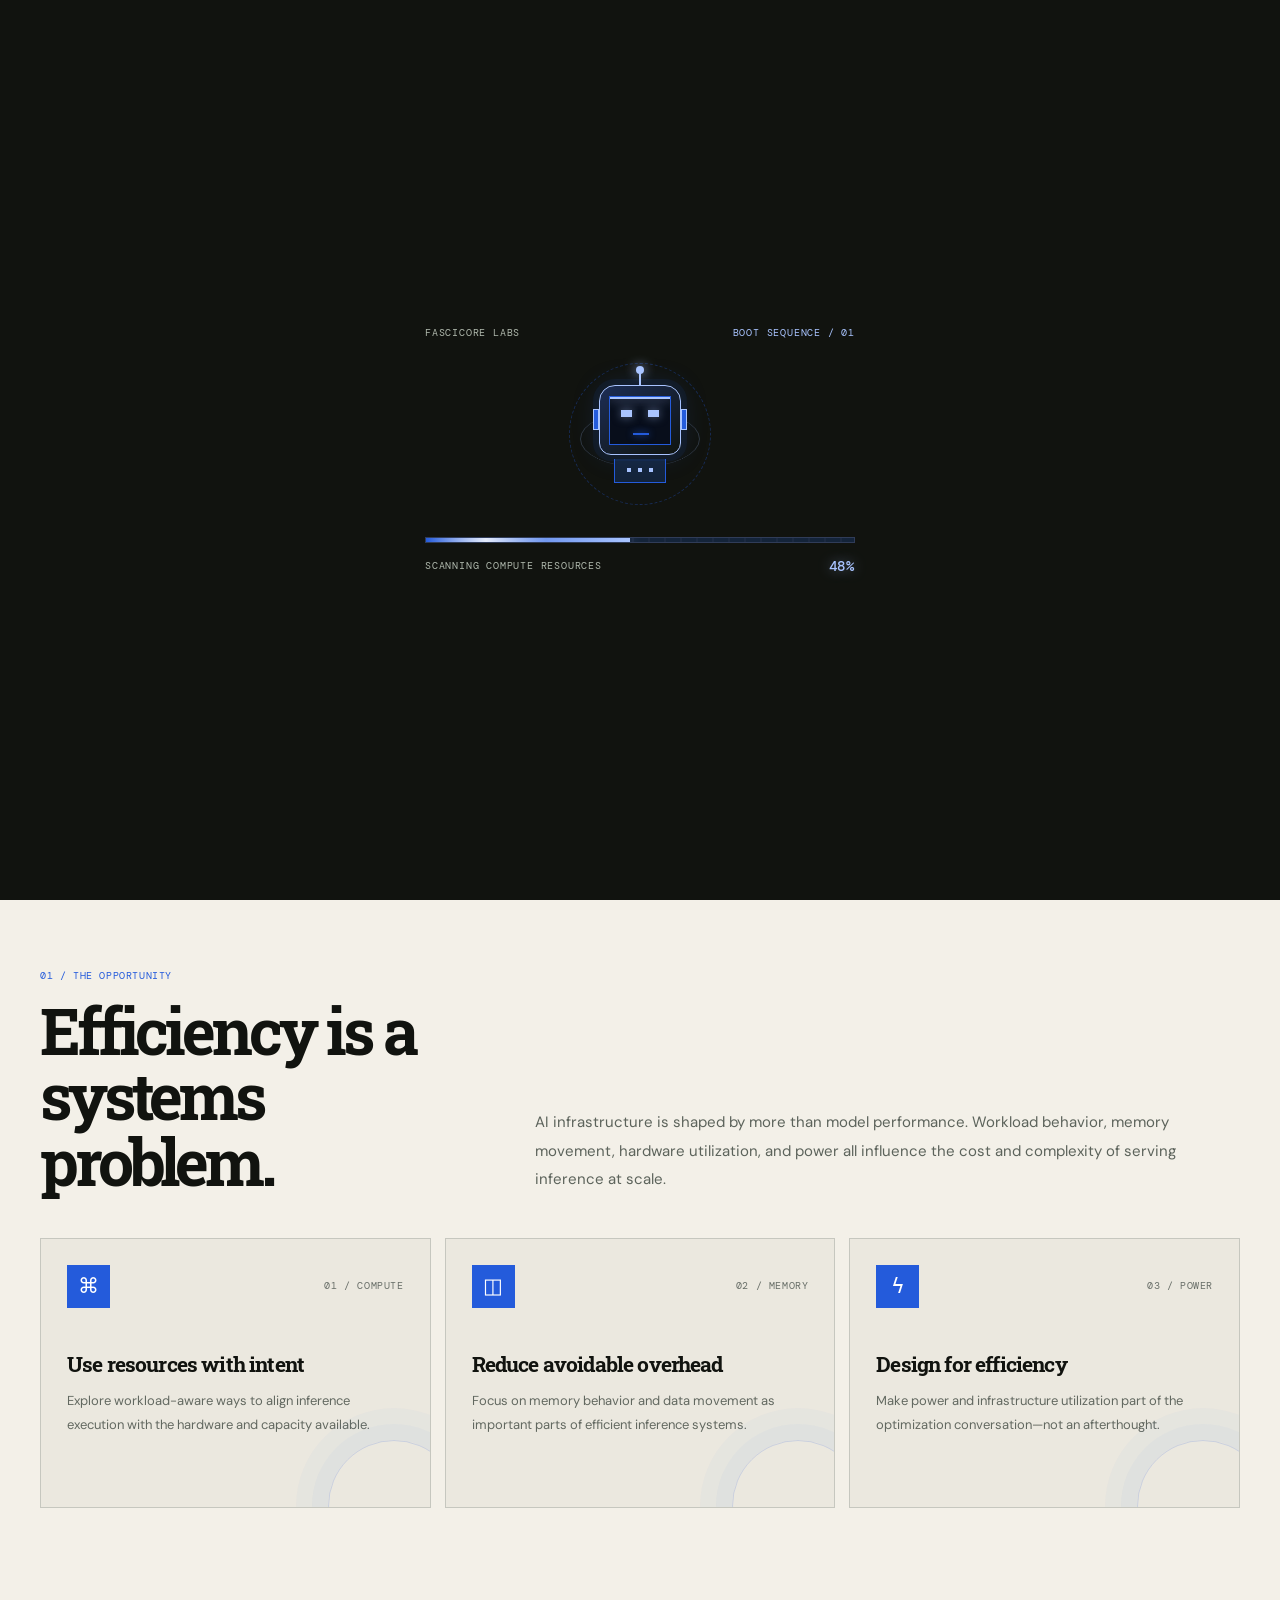
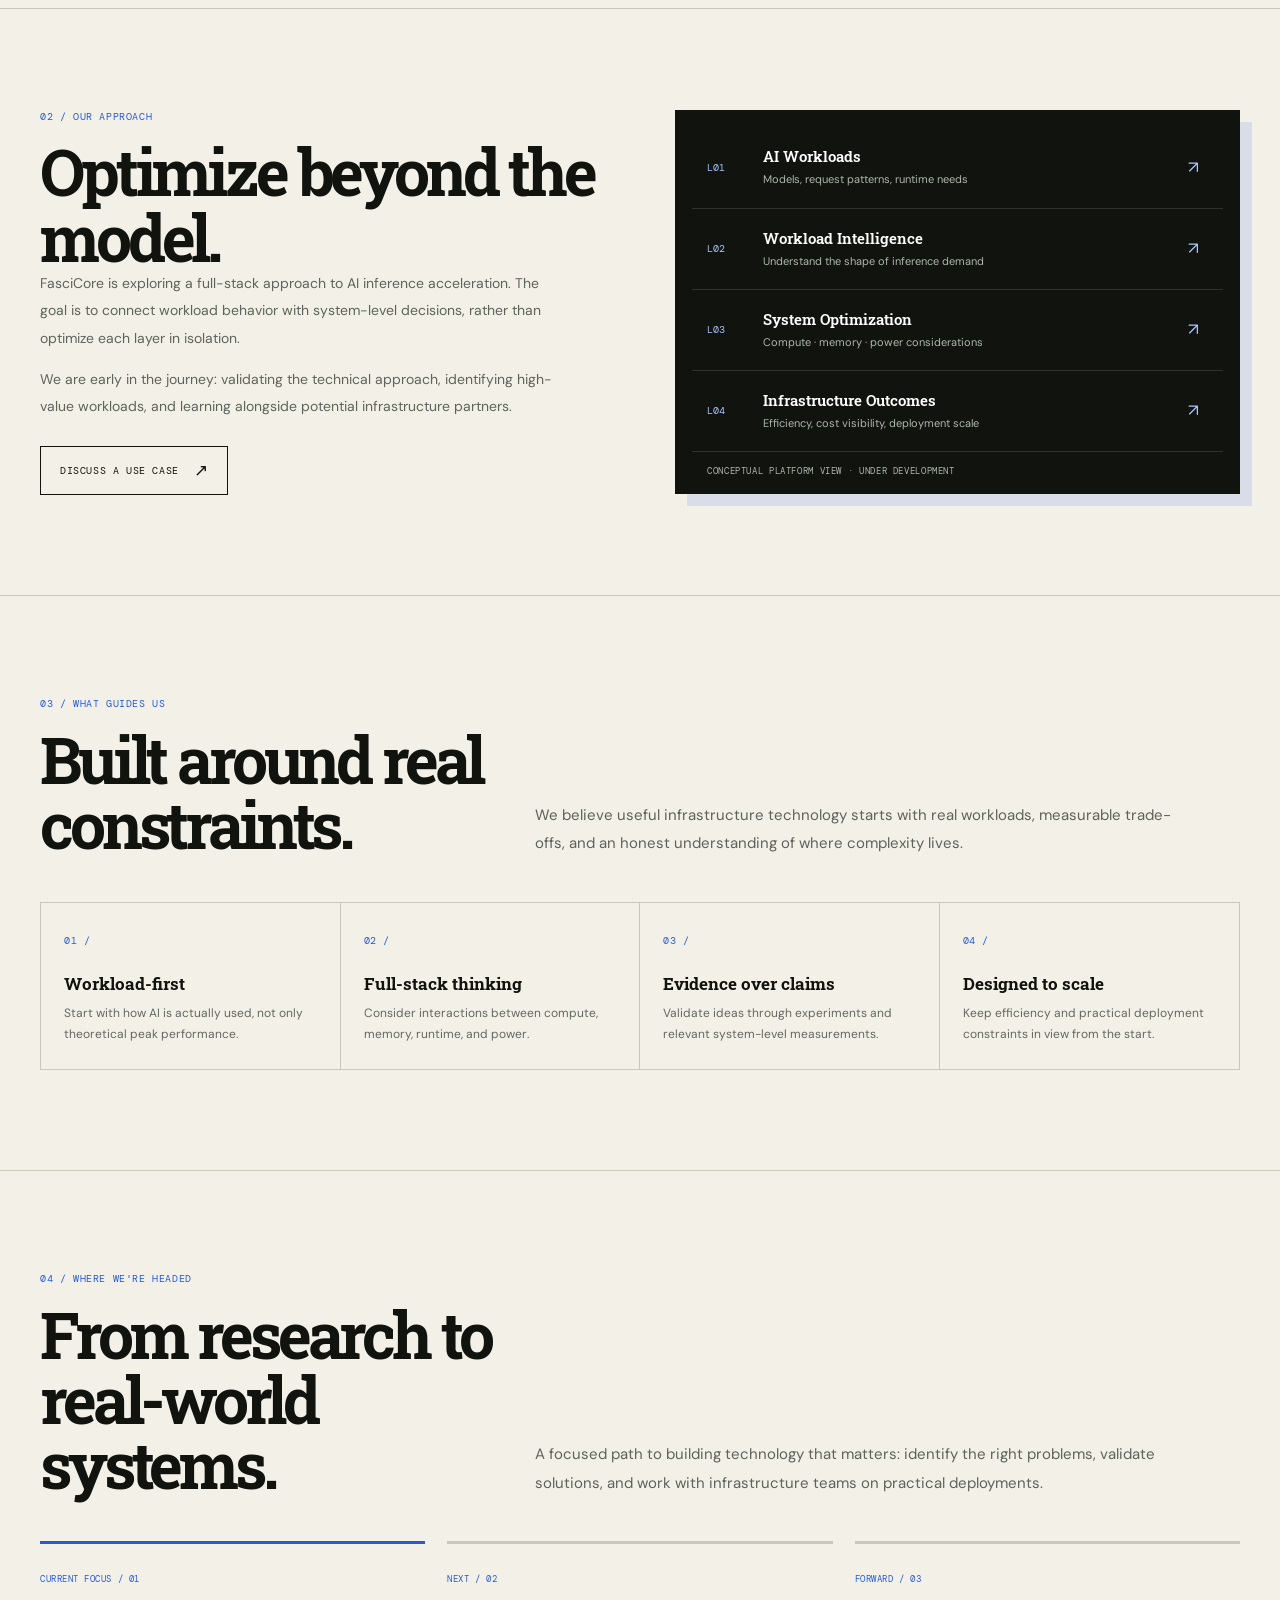
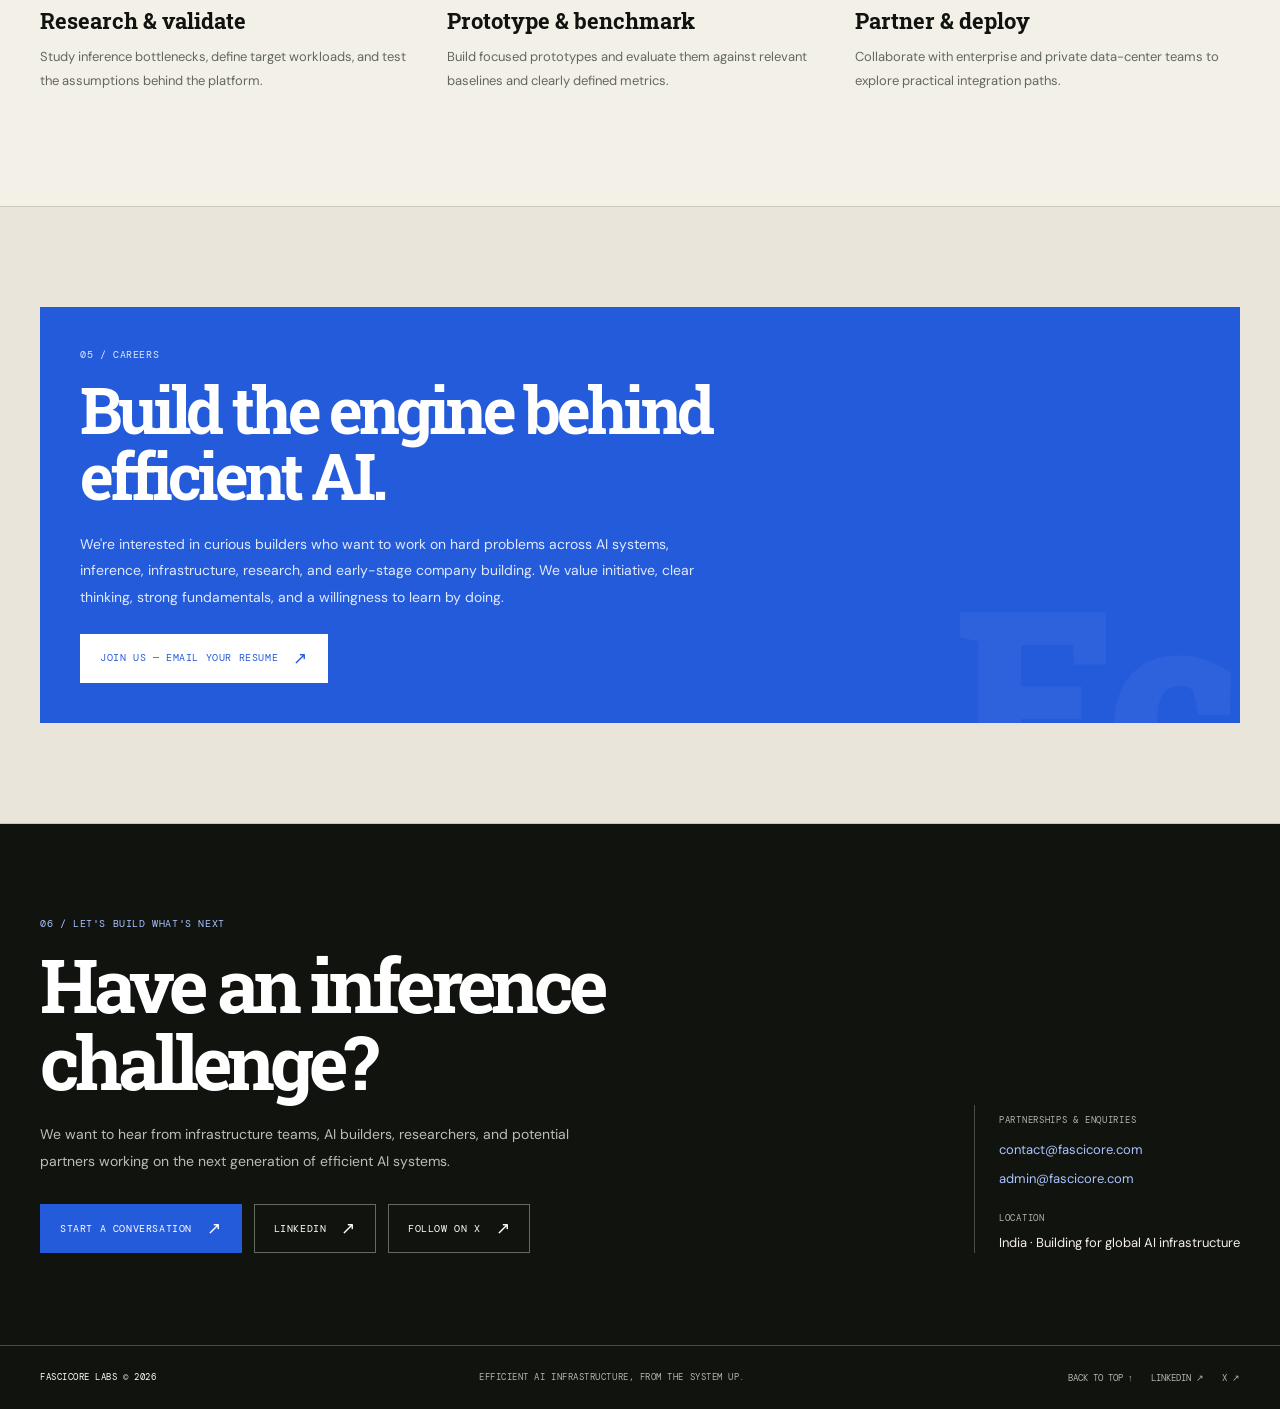
<file: index.html>
<!doctype html>
<html lang="en">
<head>
<meta charset="utf-8">
<meta name="viewport" content="width=device-width, initial-scale=1">
<meta name="theme-color" content="#f3f0e8">
<meta name="description" content="FasciCore Labs is building workload-aware AI inference infrastructure for more efficient use of compute, memory, and power.">
<title>FasciCore — Make AI compute count</title>
<link rel="preconnect" href="https://fonts.googleapis.com">
<link rel="preconnect" href="https://fonts.gstatic.com" crossorigin>
<link href="https://fonts.googleapis.com/css2?family=DM+Mono:wght@400;500&family=DM+Sans:wght@400;500;600;700&family=Roboto+Slab:wght@500;600;700;800;900&display=swap" rel="stylesheet">
<style>
:root{
 --paper:#f3f0e8;--paper2:#e9e5db;--ink:#11130f;--ink2:#252923;
 --blue:#245bdb;--blue2:#a9c4ff;--muted:#686e68;--line:#c9c8bd;
 --dark:#10140f;--white:#fbfaf5;--mono:"DM Mono",monospace;
 --sans:"DM Sans",sans-serif;--slab:"Roboto Slab",Georgia,serif;
}
*{box-sizing:border-box}
html{scroll-behavior:smooth;scroll-padding-top:90px}
body{margin:0;background:var(--paper);color:var(--ink);font-family:var(--sans);line-height:1.65}
a{color:inherit;text-decoration:none}
button,a{-webkit-tap-highlight-color:transparent}
::selection{background:var(--blue);color:white}
.wrap{width:min(1200px,calc(100% - 52px));margin:auto}
.mono,.eyebrow,.navlinks a,.micro,.number,.button,.status,.footer-meta{font-family:var(--mono);text-transform:uppercase;letter-spacing:.06em}
.mono,.micro{font-size:10px}
.topline{height:4px;background:var(--blue)}
header{position:sticky;top:0;z-index:50;background:#f3f0e8ed;backdrop-filter:blur(16px);border-bottom:1px solid var(--line)}
.nav{min-height:86px;display:flex;align-items:center;justify-content:space-between;gap:25px}
.brand{display:flex;align-items:center;min-width:190px}
.brand img{display:block;width:190px;height:auto;max-height:52px;object-fit:contain;object-position:left center}
.navlinks{display:flex;align-items:center;gap:27px}
.navlinks a{font-size:10px;color:#4b514b;transition:color .2s}
.navlinks a:hover{color:var(--blue)}
.button{display:inline-flex;align-items:center;justify-content:center;gap:15px;padding:15px 19px;border:1px solid var(--ink);font-size:10px;transition:background .22s,color .22s,border-color .22s,transform .22s,box-shadow .22s}
.button.dark{background:var(--ink);color:var(--white)}
.button.blue{background:var(--blue);border-color:var(--blue);color:white}
.button.outline{background:transparent;color:var(--ink)}
.button:hover{transform:translateY(-2px);box-shadow:0 8px 22px #11130f14}
.button.dark:hover{background:var(--blue);border-color:var(--blue)}
.button.blue:hover{background:#1748b6;border-color:#1748b6}
.button.outline:hover{background:var(--ink);color:white}
.arrow{font-size:17px;line-height:1}
:focus-visible{outline:2px solid var(--blue);outline-offset:4px}
.hero{position:relative;overflow:hidden;padding:88px 0 66px;border-bottom:1px solid var(--line)}
.hero:before{content:"";position:absolute;width:500px;height:500px;border:1px solid #245bdb20;border-radius:50%;right:-90px;top:-150px;box-shadow:0 0 0 38px #245bdb08,0 0 0 78px #245bdb06;pointer-events:none}
.hero:after{content:"";position:absolute;inset:0;background-image:linear-gradient(#11130f08 1px,transparent 1px),linear-gradient(90deg,#11130f08 1px,transparent 1px);background-size:48px 48px;mask-image:linear-gradient(90deg,black,transparent 95%);pointer-events:none}
.hero-grid{position:relative;z-index:1;display:grid;grid-template-columns:1.08fr .92fr;gap:40px;align-items:center}
.kicker{display:inline-flex;align-items:center;gap:10px;font:10px var(--mono);text-transform:uppercase;letter-spacing:.08em;border:1px solid var(--line);padding:8px 11px;background:#f3f0e8d9}
.kicker i{width:7px;height:7px;border-radius:50%;background:var(--blue);display:inline-block;box-shadow:0 0 0 4px #245bdb18}
h1,h2,h3,p{margin-top:0}
h1{font:800 clamp(52px,7.3vw,100px)/.94 var(--slab);letter-spacing:-.075em;max-width:770px;margin:28px 0 25px}
h1 .highlight{color:var(--blue);display:inline-block;position:relative}
h1 .highlight:after{content:"";position:absolute;left:0;bottom:-7px;width:100%;height:5px;background:var(--blue);transform:scaleX(0);transform-origin:left;animation:underlineIn .8s .7s forwards}
.lede{font-size:16px;color:#555d55;max-width:570px;line-height:1.9}
.actions{display:flex;gap:12px;flex-wrap:wrap;margin-top:30px}
.hero-meta{display:flex;align-items:center;gap:15px;margin-top:36px;font:10px var(--mono);text-transform:uppercase;color:var(--muted);letter-spacing:.05em}
.hero-meta:before{content:"";height:1px;width:38px;background:var(--blue)}
.visual{position:relative;min-height:430px;display:grid;place-items:center}
.blueprint{width:min(390px,85%);aspect-ratio:1;border:1px solid #245bdb66;border-radius:50%;position:relative;display:grid;place-items:center;background:radial-gradient(circle,#245bdb0d,transparent 64%);animation:float 6s ease-in-out infinite}
.blueprint:before,.blueprint:after{content:"";position:absolute;inset:9%;border:1px dashed #245bdb70;border-radius:50%;animation:spin 28s linear infinite}
.blueprint:after{inset:20%;border-style:solid;border-color:#11130f40;animation-direction:reverse;animation-duration:22s}
.blue-core{position:relative;width:42%;aspect-ratio:1;border:1px solid var(--blue);display:grid;place-items:center;transform:rotate(45deg);background:#f3f0e8}
.blue-core:before{content:"";position:absolute;inset:14%;border:1px solid var(--blue)}
.blue-core:after{content:"";width:23%;height:23%;background:var(--blue);box-shadow:0 0 0 9px #245bdb18}
.data-point{position:absolute;width:9px;height:9px;border-radius:50%;background:var(--blue);box-shadow:0 0 0 5px #245bdb16;animation:pulse 2.8s infinite}
.dp1{top:15%;left:26%}.dp2{top:31%;right:8%;animation-delay:.6s}.dp3{bottom:19%;left:14%;animation-delay:1.1s}.dp4{bottom:13%;right:28%;animation-delay:1.6s}
.float-label{position:absolute;padding:12px 14px;background:var(--ink);color:white;min-width:150px;box-shadow:7px 7px 0 #245bdb20}
.float-label small{display:block;color:#a9c4ff;font:9px var(--mono);text-transform:uppercase;letter-spacing:.08em}
.float-label strong{display:block;font:600 14px var(--slab);margin-top:4px}
.fl1{top:12%;left:-1%}.fl2{bottom:11%;right:-1%}
.visual-note{position:absolute;right:0;top:3%;font:9px var(--mono);text-transform:uppercase;color:var(--muted);writing-mode:vertical-rl;letter-spacing:.12em}
.strip{background:var(--ink);color:white}
.strip-inner{display:flex;align-items:center;justify-content:space-between;gap:18px;flex-wrap:wrap;padding:21px 0}
.strip span{font:10px var(--mono);text-transform:uppercase;letter-spacing:.06em;color:#c1c8bd}
.strip b{color:var(--blue2);font-weight:400;margin-right:8px}
.section{padding:100px 0;border-bottom:1px solid var(--line)}
.section-head{display:grid;grid-template-columns:.78fr 1.22fr;gap:45px;margin-bottom:44px;align-items:end}
.eyebrow{font-size:10px;color:var(--blue)}
h2{font:700 clamp(38px,5vw,64px)/1.02 var(--slab);letter-spacing:-.065em;margin:14px 0 0;max-width:650px}
.section-intro{font-size:15px;color:#5c635b;line-height:1.9;max-width:650px;margin:0}
.cards{display:grid;grid-template-columns:repeat(3,1fr);gap:14px}
.card{position:relative;min-height:270px;padding:26px;background:#ebe8df;border:1px solid #c6c7bf;transition:transform .25s,border-color .25s,background .25s,box-shadow .25s;overflow:hidden}
.card:after{content:"";position:absolute;right:-30px;bottom:-65px;width:130px;height:130px;border:1px solid #245bdb2b;border-radius:50%;box-shadow:0 0 0 16px #245bdb08,0 0 0 32px #245bdb06;transition:transform .4s}
.card:hover{transform:translateY(-5px);border-color:var(--blue);background:#f9f7f1;box-shadow:0 15px 34px #11130f0c}
.card:hover:after{transform:scale(1.2)}
.cardtop{display:flex;justify-content:space-between;align-items:center;margin-bottom:44px}
.iconbox{display:grid;place-items:center;width:43px;height:43px;background:var(--blue);color:white;font-size:21px}
.number{font-size:10px;color:var(--muted)}
.card h3{font:700 21px/1.2 var(--slab);letter-spacing:-.04em;margin-bottom:12px;max-width:270px}
.card p{font-size:13px;line-height:1.85;color:#626860;margin:0;max-width:330px}
.split{display:grid;grid-template-columns:1fr 1fr;gap:70px;align-items:center}
.copy p{font-size:14px;color:#5d645b;line-height:1.95;max-width:520px}
.copy .button{margin-top:12px}
.layers{padding:17px;background:var(--ink);color:white;box-shadow:12px 12px 0 #245bdb20}
.layer{display:grid;grid-template-columns:42px 1fr 20px;gap:14px;align-items:center;padding:19px 15px;border-bottom:1px solid #ffffff20;transition:background .2s}
.layer:last-child{border-bottom:0}
.layer:hover{background:#ffffff0c}
.layer-no{font:10px var(--mono);color:var(--blue2)}
.layer strong{display:block;font:600 15px var(--slab)}
.layer small{display:block;color:#aeb8aa;font-size:11px;margin-top:4px}
.layer .arrow{color:var(--blue2)}
.layer-caption{padding:13px 15px 0;color:#aeb8aa;font:9px var(--mono);text-transform:uppercase;letter-spacing:.07em}
.principles{display:grid;grid-template-columns:repeat(4,1fr);border:1px solid var(--line)}
.principle{padding:23px;border-right:1px solid var(--line)}
.principle:last-child{border:0}
.principle .number{color:var(--blue)}
.principle h3{font:700 17px var(--slab);margin:20px 0 8px}
.principle p{font-size:12px;color:#626860;line-height:1.8;margin:0}
.roadmap{display:grid;grid-template-columns:repeat(3,1fr);gap:22px}
.road{border-top:3px solid var(--line);padding-top:20px}
.road.active{border-color:var(--blue)}
.status{font-size:9px;color:var(--blue)}
.road h3{font:700 22px var(--slab);margin:15px 0 10px}
.road p{font-size:13px;color:#626860;line-height:1.85}
.careers{background:var(--paper2)}
.career-panel{background:var(--blue);color:white;padding:40px;position:relative;overflow:hidden}
.career-panel:after{content:"Fc";position:absolute;right:0;bottom:-95px;font:900 250px/1 var(--slab);color:#ffffff0b;pointer-events:none}
.career-panel .eyebrow{color:#dce7ff}
.career-panel h2{position:relative;z-index:1;max-width:650px}
.career-panel p{position:relative;z-index:1;max-width:650px;color:#e0eaff;font-size:14px;line-height:1.9;margin:23px 0}
.career-panel .button{position:relative;z-index:1;background:white;border-color:white;color:var(--blue)}
.career-panel .button:hover{background:var(--ink);border-color:var(--ink);color:white}
.contact{background:var(--ink);color:white;padding:92px 0}
.contact-layout{display:flex;justify-content:space-between;align-items:flex-end;gap:35px}
.contact h2{font-size:clamp(43px,6vw,75px);max-width:760px}
.contact p{color:#b7c0b5;max-width:580px;font-size:14px;line-height:1.9;margin-top:22px}
.contact .eyebrow{color:var(--blue2)}
.contact .button.outline{border-color:#616b60;color:white}
.contact .button.outline:hover{border-color:var(--blue);background:var(--blue)}
.contact-aside{border-left:1px solid #465044;padding-left:24px;min-width:235px}
.contact-aside small{font:9px var(--mono);text-transform:uppercase;letter-spacing:.08em;color:#aeb8aa}
.contact-aside a{display:block;color:var(--blue2);font-size:13px;margin-top:8px;overflow-wrap:anywhere}
footer{background:var(--ink);color:#aeb8aa;border-top:1px solid #465044;padding:24px 0}
.footer-inner{display:flex;align-items:center;justify-content:space-between;gap:18px;flex-wrap:wrap}
.footer-meta{font-size:9px}
.footer-links{display:flex;gap:18px;font:9px var(--mono);text-transform:uppercase}
.footer-links a:hover{color:var(--blue2)}
.reveal{opacity:0;transform:translateY(18px);transition:opacity .7s ease,transform .7s ease}
.reveal.visible{opacity:1;transform:none}
.loader{position:fixed;inset:0;z-index:9999;display:grid;place-items:center;background:var(--ink);color:white;transition:opacity .6s,visibility .6s}
.loader.done{opacity:0;visibility:hidden;pointer-events:none}
.loader-inner{width:min(430px,calc(100% - 48px));position:relative}
.loader-top,.loader-bottom{display:flex;justify-content:space-between;gap:12px;font:10px var(--mono);text-transform:uppercase;letter-spacing:.08em;color:#b0b9ad}
.loader-symbol{height:150px;display:grid;place-items:center;position:relative}
.loader-mark{width:68px;height:68px;border:1px solid var(--blue2);transform:rotate(45deg);position:relative;display:grid;place-items:center;animation:markPulse 2.2s ease-in-out infinite}
.loader-mark:before{content:"";position:absolute;inset:10px;border:1px solid var(--blue)}
.loader-mark:after{content:"";width:12px;height:12px;background:var(--blue2);box-shadow:0 0 26px #a9c4ff77}
.loader-track{height:4px;background:#30372e;margin-top:8px;overflow:hidden}
.loader-bar{height:100%;width:0;background:linear-gradient(90deg,var(--blue),var(--blue2));box-shadow:0 0 14px #a9c4ff77;transition:width .14s linear}
.loader-bottom{margin-top:12px;align-items:center}
.loader-percent{font-size:14px;color:var(--blue2);font-weight:500}
@keyframes spin{to{transform:rotate(360deg)}}
@keyframes float{0%,100%{transform:translateY(0)}50%{transform:translateY(-9px)}}
@keyframes pulse{0%,100%{transform:scale(.8);opacity:.65}50%{transform:scale(1.2);opacity:1}}
@keyframes underlineIn{to{transform:scaleX(1)}}
@keyframes markPulse{0%,100%{box-shadow:0 0 0 0 #245bdb00}50%{box-shadow:0 0 0 12px #245bdb18}}
@media(prefers-reduced-motion:reduce){*,*:before,*:after{animation-duration:.01ms!important;transition-duration:.01ms!important;scroll-behavior:auto!important}.reveal{opacity:1;transform:none}}
@media(max-width:900px){
 .navlinks{gap:15px}.navlinks a{font-size:9px}.brand img{width:160px}
 .hero-grid{grid-template-columns:1fr}.hero{padding-top:66px}.visual{min-height:390px}
 .section-head{grid-template-columns:1fr;gap:16px}.split{gap:35px}
 .principles{grid-template-columns:repeat(2,1fr)}.principle:nth-child(2){border-right:0}.principle:nth-child(-n+2){border-bottom:1px solid var(--line)}
}
@media(max-width:640px){
 .wrap{width:calc(100% - 30px)}.nav{padding:13px 0;min-height:70px;flex-wrap:wrap}
 .brand{min-width:0}.brand img{width:143px;max-height:42px}
 .navlinks{order:3;width:100%;justify-content:space-between;gap:8px}.navlinks a{font-size:9px}
 .nav>.button{font-size:9px;padding:10px}
 .hero{padding:48px 0 46px}h1{font-size:clamp(46px,13vw,68px)}
 .lede{font-size:14px}.hero-meta{font-size:9px}.visual{min-height:315px}
 .blueprint{width:75%}.float-label{min-width:126px;padding:10px}.float-label strong{font-size:12px}
 .fl1{left:0;top:8%}.fl2{right:0;bottom:8%}.visual-note{right:0}
 .strip-inner{justify-content:flex-start}.strip span{font-size:9px}
 .section{padding:68px 0}h2{font-size:clamp(36px,10vw,49px)}
 .cards,.split,.roadmap{grid-template-columns:1fr}.card{min-height:235px}
 .cardtop{margin-bottom:32px}.principles{grid-template-columns:1fr}
 .principle,.principle:nth-child(2){border-right:0;border-bottom:1px solid var(--line)}
 .principle:last-child{border-bottom:0}
 .career-panel{padding:27px}.contact{padding:70px 0}.contact-layout{align-items:flex-start;flex-direction:column}
 .contact h2{font-size:clamp(42px,11vw,60px)}.contact-aside{margin-top:12px}
 .footer-inner{align-items:flex-start;flex-direction:column}
}

/* Signature motion system: "compute field" */
.hero { isolation:isolate; }
.hero:before {
  animation: field-breathe 8s ease-in-out infinite;
  transform-origin: 70% 45%;
}
.hero:after {
  animation: grid-drift 24s linear infinite;
}
.hero-grid > .reveal:first-child { animation: hero-enter .9s cubic-bezier(.16,1,.3,1) both; }
.hero .kicker { animation: kicker-enter .75s .12s cubic-bezier(.16,1,.3,1) both; }
.hero h1 { animation: title-enter 1.05s .2s cubic-bezier(.16,1,.3,1) both; }
.hero .lede { animation: title-enter .9s .36s cubic-bezier(.16,1,.3,1) both; }
.hero .actions { animation: title-enter .9s .48s cubic-bezier(.16,1,.3,1) both; }
.hero .hero-meta { animation: title-enter .9s .58s cubic-bezier(.16,1,.3,1) both; }
.hero .highlight:after { animation: underlineIn .85s .9s cubic-bezier(.16,1,.3,1) both; }

.blueprint {
  animation: reactor-hover 7s ease-in-out infinite;
  box-shadow: 0 0 0 1px #245bdb0a, 0 0 0 18px #245bdb05, 0 0 0 38px #245bdb04;
}
.blueprint:before { animation: ellipse-spin 18s linear infinite; }
.blueprint:after { animation: ellipse-counter 25s linear infinite; }
.blue-core {
  animation: core-tilt 12s ease-in-out infinite;
  box-shadow: 0 0 0 12px #245bdb08, 0 0 0 24px #245bdb05;
}
.blue-core:before { animation: core-inset 4s ease-in-out infinite; }
.blue-core:after { animation: core-flash 3s ease-in-out infinite; }
.data-point { animation: point-travel 5s ease-in-out infinite; }
.dp2 { animation-delay:-1.1s; }
.dp3 { animation-delay:-2.2s; }
.dp4 { animation-delay:-3.3s; }
.float-label { animation: label-float 6s ease-in-out infinite; }
.fl2 { animation-delay:-3s; }
.visual:after {
  content:"";position:absolute;inset:4% 0;pointer-events:none;
  background:linear-gradient(180deg,transparent 0%,#245bdb0b 48%,#245bdb26 50%,transparent 53%,transparent 100%);
  background-size:100% 220%;
  animation: scan-pass 7s linear infinite;
  mix-blend-mode:multiply;
}
.card { transform-style:preserve-3d; }
.card:before {
  content:"";position:absolute;top:0;left:-130%;width:70%;height:100%;
  background:linear-gradient(100deg,transparent,#ffffff7a,transparent);
  transform:skewX(-18deg);transition:none;pointer-events:none;
}
.card:hover:before { animation: card-sheen .85s ease forwards; }
.card:hover .iconbox { transform:rotate(-8deg) scale(1.05); }
.iconbox { transition:transform .3s cubic-bezier(.2,.8,.2,1); }
.layer { position:relative;overflow:hidden; }
.layer:after {
  content:"";position:absolute;left:0;top:0;height:100%;width:2px;background:var(--blue2);
  transform:scaleY(0);transform-origin:bottom;transition:transform .35s ease;
}
.layer:hover:after { transform:scaleY(1); }
.layer-no { transition:transform .25s,color .25s; }
.layer:hover .layer-no { transform:translateX(3px);color:white; }
.loader-symbol { height:174px; }
.loader-reactor { width:116px;height:116px;position:relative;display:grid;place-items:center; }
.reactor-ring { position:absolute;inset:0;border:1px solid #a9c4ff88;border-radius:50%; }
.ring-a { animation: reactor-spin 5s linear infinite; }
.ring-b { inset:12px;border-style:dashed;border-color:#245bdb;animation: reactor-spin 8s linear infinite reverse; }
.ring-c { inset:27px;border-color:#a9c4ff55;transform:rotateX(68deg);animation: reactor-wobble 4s ease-in-out infinite; }
.reactor-axis { position:absolute;left:50%;top:-4px;width:1px;height:124px;background:linear-gradient(transparent,#a9c4ff,transparent);transform-origin:center; }
.axis-a { transform:rotate(45deg);animation:axis-flash 2.5s ease-in-out infinite; }
.axis-b { transform:rotate(-45deg);animation:axis-flash 2.5s .6s ease-in-out infinite; }
.reactor-core { width:18px;height:18px;background:#a9c4ff;transform:rotate(45deg);box-shadow:0 0 0 7px #245bdb35,0 0 32px #a9c4ff99;animation:reactor-core-pulse 1.8s ease-in-out infinite; }
.reactor-node { position:absolute;width:6px;height:6px;background:white;border-radius:50%;box-shadow:0 0 12px #a9c4ff; }
.rn-a { top:9px;left:24px;animation:node-blink 2.2s infinite; }
.rn-b { top:37px;right:0;animation:node-blink 2.2s .5s infinite; }
.rn-c { bottom:12px;left:18px;animation:node-blink 2.2s 1s infinite; }
.rn-d { bottom:25px;right:15px;animation:node-blink 2.2s 1.5s infinite; }
.loader-track { height:5px;position:relative; }
.loader-track:after { content:"";position:absolute;inset:0;width:22%;background:linear-gradient(90deg,transparent,#ffffff88,transparent);animation:progress-glint 1.8s linear infinite;pointer-events:none; }
.loader-top span:last-child { color:var(--blue2); }
.loader-percent { text-shadow:0 0 14px #a9c4ff77; }
.reveal { transition:opacity .85s cubic-bezier(.16,1,.3,1),transform .85s cubic-bezier(.16,1,.3,1); }
.reveal.visible { animation: reveal-settle .85s cubic-bezier(.16,1,.3,1) both; }
@keyframes field-breathe { 0%,100%{transform:scale(1);opacity:1}50%{transform:scale(1.08);opacity:.72} }
@keyframes grid-drift { from{background-position:0 0,0 0}to{background-position:0 48px,48px 0} }
@keyframes hero-enter { from{opacity:0;transform:translateY(24px);filter:blur(4px)}to{opacity:1;transform:none;filter:blur(0)} }
@keyframes title-enter { from{opacity:0;transform:translateY(18px);filter:blur(3px)}to{opacity:1;transform:none;filter:blur(0)} }
@keyframes reactor-hover { 0%,100%{transform:translateY(0) rotate(-2deg)}50%{transform:translateY(-11px) rotate(2deg)} }
@keyframes ellipse-spin { from{transform:rotate(0deg) scaleX(.76)}to{transform:rotate(360deg) scaleX(.76)} }
@keyframes ellipse-counter { from{transform:rotate(360deg) scaleX(.48)}to{transform:rotate(0deg) scaleX(.48)} }
@keyframes core-tilt { 0%,100%{transform:rotate(45deg) scale(1)}50%{transform:rotate(135deg) scale(.94)} }
@keyframes core-inset { 0%,100%{inset:14%;opacity:.7}50%{inset:24%;opacity:1} }
@keyframes core-flash { 0%,100%{opacity:.8;transform:scale(.85)}50%{opacity:1;transform:scale(1.15)} }
@keyframes point-travel { 0%,100%{transform:translate(0,0) scale(.8);opacity:.65}50%{transform:translate(7px,-9px) scale(1.25);opacity:1} }
@keyframes label-float { 0%,100%{transform:translateY(0)}50%{transform:translateY(-7px)} }
@keyframes scan-pass { from{background-position:0 -220%}to{background-position:0 220%} }
@keyframes card-sheen { 0%{left:-130%}100%{left:160%} }
@keyframes reactor-spin { to{transform:rotate(360deg)} }
@keyframes reactor-wobble { 0%,100%{transform:rotateX(62deg) rotateZ(0deg)}50%{transform:rotateX(75deg) rotateZ(180deg)} }
@keyframes axis-flash { 0%,100%{opacity:.2}50%{opacity:.9} }
@keyframes reactor-core-pulse { 0%,100%{transform:rotate(45deg) scale(.85)}50%{transform:rotate(135deg) scale(1.15)} }
@keyframes node-blink { 0%,100%{opacity:.25;transform:scale(.7)}50%{opacity:1;transform:scale(1.3)} }
@keyframes progress-glint { from{transform:translateX(-130%)}to{transform:translateX(520%)} }
@keyframes reveal-settle { 0%{filter:blur(2px)}100%{filter:blur(0)} }
@media(prefers-reduced-motion:reduce) {
 .hero:before,.hero:after,.hero h1,.hero .lede,.hero .actions,.hero .hero-meta,
 .blueprint,.blueprint:before,.blueprint:after,.blue-core,.blue-core:before,.blue-core:after,
 .data-point,.float-label,.visual:after,.loader-reactor *,.loader-track:after,.reveal.visible {
  animation:none!important;
 }
}


/* Scanner-bot loading sequence */
.loader-symbol { height:190px; perspective:700px; }
.scan-bot { position:relative;width:170px;height:160px;display:flex;flex-direction:column;align-items:center;justify-content:center;isolation:isolate; }
.bot-halo { position:absolute;width:142px;height:142px;border:1px solid #245bdb55;border-radius:50%;top:9px;left:14px; }
.halo-one { border-style:dashed;animation:bot-halo-spin 13s linear infinite; }
.halo-two { inset:25px;width:120px;height:120px;border-color:#a9c4ff35;transform:rotateX(62deg);animation:bot-halo-wobble 6s ease-in-out infinite; }
.bot-head { width:82px;height:70px;position:relative;z-index:2;border:1px solid #a9c4ff;background:linear-gradient(145deg,#1c2d55,#10140f);border-radius:16px 16px 12px 12px;box-shadow:0 0 0 6px #245bdb14,0 0 28px #245bdb30;animation:bot-float 2.8s ease-in-out infinite; }
.bot-antenna { position:absolute;top:-16px;left:39px;width:2px;height:16px;background:#a9c4ff; }
.bot-antenna:after { content:"";position:absolute;top:-4px;left:-3px;width:8px;height:8px;border-radius:50%;background:#a9c4ff;box-shadow:0 0 12px #a9c4ff;animation:bot-signal-pulse 1.2s infinite; }
.bot-ear { position:absolute;top:23px;width:6px;height:21px;background:#245bdb;border:1px solid #a9c4ff; }
.ear-left { left:-7px; }.ear-right { right:-7px; }
.bot-face { position:absolute;inset:10px 9px 9px;border:1px solid #245bdb;background:#080e1b;overflow:hidden; }
.bot-eye { position:absolute;top:13px;width:11px;height:7px;background:#a9c4ff;box-shadow:0 0 10px #a9c4ff88;animation:bot-eye-blink 4.5s infinite; }
.eye-left { left:11px; }.eye-right { right:11px; }
.bot-mouth { position:absolute;bottom:9px;left:23px;width:16px;height:2px;background:#245bdb;box-shadow:0 0 7px #245bdb; }
.bot-scanline { position:absolute;left:0;right:0;height:2px;background:#a9c4ff;box-shadow:0 0 12px #a9c4ff;animation:face-scan 2.1s ease-in-out infinite; }
.bot-body { display:flex;gap:7px;justify-content:center;align-items:center;z-index:1;width:52px;height:24px;margin-top:4px;border:1px solid #245bdb;border-top:0;background:#14243a; }
.bot-body span { width:4px;height:4px;background:#a9c4ff;animation:bot-data 1s ease-in-out infinite; }
.bot-body span:nth-child(2){animation-delay:.2s}.bot-body span:nth-child(3){animation-delay:.4s}
.bot-signal { position:absolute;top:66px;width:20px;height:1px;background:#a9c4ff;box-shadow:0 0 9px #a9c4ff;opacity:0; }
.signal-left { left:0;animation:signal-sweep 2.2s .2s infinite; }.signal-right { right:0;animation:signal-sweep 2.2s 1.1s infinite; }
.loader-track { height:6px;border:1px solid #303c58;background:repeating-linear-gradient(90deg,#14243a 0 14px,#1c2a42 14px 16px);position:relative; }
.loader-bar { position:relative;background:linear-gradient(90deg,#245bdb,#a9c4ff); }
.loader-track:after { width:28%;background:linear-gradient(90deg,transparent,#ffffffd9,transparent);animation:progress-glint 1.35s linear infinite; }
.loader-bottom { margin-top:14px; }
.loader-label { letter-spacing:.1em; }
.loader-percent { color:#a9c4ff;text-shadow:0 0 14px #a9c4ff77; }
@keyframes bot-halo-spin { to{transform:rotate(360deg)} }
@keyframes bot-halo-wobble { 0%,100%{transform:rotateX(62deg) rotateZ(0)}50%{transform:rotateX(72deg) rotateZ(180deg)} }
@keyframes bot-float { 0%,100%{transform:translateY(0) rotateY(-4deg)}50%{transform:translateY(-5px) rotateY(4deg)} }
@keyframes bot-signal-pulse { 0%,100%{opacity:.45;transform:scale(.8)}50%{opacity:1;transform:scale(1.2)} }
@keyframes bot-eye-blink { 0%,44%,48%,100%{transform:scaleY(1)}46%{transform:scaleY(.15)} }
@keyframes face-scan { 0%{top:0;opacity:0}15%{opacity:1}85%{opacity:1}100%{top:100%;opacity:0} }
@keyframes bot-data { 0%,100%{opacity:.3;transform:scaleY(.6)}50%{opacity:1;transform:scaleY(1.8)} }
@keyframes signal-sweep { 0%{transform:translateX(0);opacity:0}40%{opacity:1}100%{transform:translateX(18px);opacity:0} }
@media(prefers-reduced-motion:reduce) {
 .scan-bot *, .bot-halo, .bot-head, .bot-antenna:after, .bot-eye, .bot-scanline,
 .bot-body span, .bot-signal { animation:none!important; }
}

</style>
</head>
<body>
<div class="topline"></div>

<div class="loader" id="loader" aria-label="Loading FasciCore">
 <div class="loader-inner">
  <div class="loader-top"><span>FASCICORE LABS</span><span>BOOT SEQUENCE / 01</span></div>
  <div class="loader-symbol">
   <div class="scan-bot" aria-hidden="true">
    <div class="bot-halo halo-one"></div><div class="bot-halo halo-two"></div>
    <div class="bot-head">
     <span class="bot-antenna"></span>
     <span class="bot-ear ear-left"></span><span class="bot-ear ear-right"></span>
     <div class="bot-face">
      <span class="bot-eye eye-left"></span><span class="bot-eye eye-right"></span>
      <span class="bot-mouth"></span><span class="bot-scanline"></span>
     </div>
    </div>
    <div class="bot-body"><span></span><span></span><span></span></div>
    <span class="bot-signal signal-left"></span><span class="bot-signal signal-right"></span>
   </div>
  </div>
  <div class="loader-track"><div class="loader-bar" id="loaderBar"></div></div>
  <div class="loader-bottom"><span id="loaderLabel">Booting FasciCore scanner</span><span class="loader-percent" id="loaderPercent">00%</span></div>
 </div>
</div>

<header>
 <div class="wrap nav">
  <a class="brand" href="#home" aria-label="FasciCore home"><img src="logo-black.png" alt="FasciCore"></a>
  <nav class="navlinks" aria-label="Main navigation">
   <a href="#technology">Technology</a><a href="#approach">Approach</a><a href="#roadmap">Roadmap</a><a href="#careers">Careers</a>
  </nav>
  <a class="button dark" href="#contact">Start a conversation <span class="arrow">↗</span></a>
 </div>
</header>

<main id="home">
<section class="hero">
 <div class="wrap hero-grid">
  <div class="reveal">
   <div class="kicker"><i></i> Building the next layer of AI infrastructure</div>
   <h1>Make every <span class="highlight">AI compute</span> cycle count.</h1>
   <p class="lede">FasciCore Labs is building the FasciCore Engine—a workload-aware AI inference platform designed to help data centers use compute, memory, and power more efficiently, so AI can scale with less infrastructure friction.</p>
   <div class="actions"><a class="button blue" href="#technology">Explore the technology <span class="arrow">↗</span></a><a class="button outline" href="#approach">Our approach <span class="arrow">↗</span></a></div>
   <div class="hero-meta">Research-led · Systems-aware · Built for scale</div>
  </div>
  <div class="visual reveal" aria-label="Animated system diagram">
   <span class="visual-note">Inference system / concept 001</span>
   <div class="blueprint"><div class="blue-core"></div><span class="data-point dp1"></span><span class="data-point dp2"></span><span class="data-point dp3"></span><span class="data-point dp4"></span></div>
   <div class="float-label fl1"><small>System focus / 01</small><strong>Workload intelligence</strong></div>
   <div class="float-label fl2"><small>Optimization / 02</small><strong>Compute · Memory · Power</strong></div>
  </div>
 </div>
</section>

<div class="strip"><div class="wrap strip-inner"><span><b>01</b> Workload-aware inference</span><span><b>02</b> Compute and memory</span><span><b>03</b> Power-conscious systems</span><span><b>04</b> Evidence over claims</span></div></div>

<section class="section" id="technology">
 <div class="wrap">
  <div class="section-head reveal"><div><div class="eyebrow">01 / The opportunity</div><h2>Efficiency is a systems problem.</h2></div><p class="section-intro">AI infrastructure is shaped by more than model performance. Workload behavior, memory movement, hardware utilization, and power all influence the cost and complexity of serving inference at scale.</p></div>
  <div class="cards">
   <article class="card reveal"><div class="cardtop"><div class="iconbox">⌘</div><span class="number">01 / Compute</span></div><h3>Use resources with intent</h3><p>Explore workload-aware ways to align inference execution with the hardware and capacity available.</p></article>
   <article class="card reveal"><div class="cardtop"><div class="iconbox">◫</div><span class="number">02 / Memory</span></div><h3>Reduce avoidable overhead</h3><p>Focus on memory behavior and data movement as important parts of efficient inference systems.</p></article>
   <article class="card reveal"><div class="cardtop"><div class="iconbox">ϟ</div><span class="number">03 / Power</span></div><h3>Design for efficiency</h3><p>Make power and infrastructure utilization part of the optimization conversation—not an afterthought.</p></article>
  </div>
 </div>
</section>

<section class="section" id="approach">
 <div class="wrap split">
  <div class="copy reveal"><div class="eyebrow">02 / Our approach</div><h2>Optimize beyond the model.</h2><p>FasciCore is exploring a full-stack approach to AI inference acceleration. The goal is to connect workload behavior with system-level decisions, rather than optimize each layer in isolation.</p><p>We are early in the journey: validating the technical approach, identifying high-value workloads, and learning alongside potential infrastructure partners.</p><a class="button outline" href="#contact">Discuss a use case <span class="arrow">↗</span></a></div>
  <div class="layers reveal">
   <div class="layer"><span class="layer-no">L01</span><div><strong>AI Workloads</strong><small>Models, request patterns, runtime needs</small></div><span class="arrow">↗</span></div>
   <div class="layer"><span class="layer-no">L02</span><div><strong>Workload Intelligence</strong><small>Understand the shape of inference demand</small></div><span class="arrow">↗</span></div>
   <div class="layer"><span class="layer-no">L03</span><div><strong>System Optimization</strong><small>Compute · memory · power considerations</small></div><span class="arrow">↗</span></div>
   <div class="layer"><span class="layer-no">L04</span><div><strong>Infrastructure Outcomes</strong><small>Efficiency, cost visibility, deployment scale</small></div><span class="arrow">↗</span></div>
   <div class="layer-caption">Conceptual platform view · Under development</div>
  </div>
 </div>
</section>

<section class="section">
 <div class="wrap">
  <div class="section-head reveal"><div><div class="eyebrow">03 / What guides us</div><h2>Built around real constraints.</h2></div><p class="section-intro">We believe useful infrastructure technology starts with real workloads, measurable trade-offs, and an honest understanding of where complexity lives.</p></div>
  <div class="principles reveal">
   <div class="principle"><span class="number">01 /</span><h3>Workload-first</h3><p>Start with how AI is actually used, not only theoretical peak performance.</p></div>
   <div class="principle"><span class="number">02 /</span><h3>Full-stack thinking</h3><p>Consider interactions between compute, memory, runtime, and power.</p></div>
   <div class="principle"><span class="number">03 /</span><h3>Evidence over claims</h3><p>Validate ideas through experiments and relevant system-level measurements.</p></div>
   <div class="principle"><span class="number">04 /</span><h3>Designed to scale</h3><p>Keep efficiency and practical deployment constraints in view from the start.</p></div>
  </div>
 </div>
</section>

<section class="section" id="roadmap">
 <div class="wrap">
  <div class="section-head reveal"><div><div class="eyebrow">04 / Where we're headed</div><h2>From research to real-world systems.</h2></div><p class="section-intro">A focused path to building technology that matters: identify the right problems, validate solutions, and work with infrastructure teams on practical deployments.</p></div>
  <div class="roadmap">
   <article class="road active reveal"><span class="status">Current focus / 01</span><h3>Research &amp; validate</h3><p>Study inference bottlenecks, define target workloads, and test the assumptions behind the platform.</p></article>
   <article class="road reveal"><span class="status">Next / 02</span><h3>Prototype &amp; benchmark</h3><p>Build focused prototypes and evaluate them against relevant baselines and clearly defined metrics.</p></article>
   <article class="road reveal"><span class="status">Forward / 03</span><h3>Partner &amp; deploy</h3><p>Collaborate with enterprise and private data-center teams to explore practical integration paths.</p></article>
  </div>
 </div>
</section>

<section class="section careers" id="careers">
 <div class="wrap">
  <div class="career-panel reveal"><div class="eyebrow">05 / Careers</div><h2>Build the engine behind efficient AI.</h2><p>We're interested in curious builders who want to work on hard problems across AI systems, inference, infrastructure, research, and early-stage company building. We value initiative, clear thinking, strong fundamentals, and a willingness to learn by doing.</p><a class="button" href="mailto:admin@fascicore.com?subject=FasciCore%20Careers%20%E2%80%94%20Application&body=Hello%20FasciCore%20team%2C%0A%0AI%27m%20interested%20in%20working%20with%20FasciCore.%0A%0APlease%20find%20my%20resume%20attached.%0A%0ARelated%20work%20or%20portfolio%3A%0A%0AWhy%20I%20want%20to%20work%20with%20FasciCore%3A%0A%0AWhy%20I%20think%20I%27m%20a%20good%20fit%3A">Join us — email your resume <span class="arrow">↗</span></a></div>
 </div>
</section>

<section class="contact" id="contact">
 <div class="wrap contact-layout">
  <div class="reveal"><div class="eyebrow">06 / Let's build what's next</div><h2>Have an inference challenge?</h2><p>We want to hear from infrastructure teams, AI builders, researchers, and potential partners working on the next generation of efficient AI systems.</p><div class="actions"><a class="button blue" href="mailto:contact@fascicore.com,admin@fascicore.com?subject=FasciCore%20Labs%20%E2%80%94%20Partnership%20Enquiry">Start a conversation <span class="arrow">↗</span></a><a class="button outline" href="https://www.linkedin.com/company/fascicore/posts/?feedView=all" target="_blank" rel="noreferrer">LinkedIn <span class="arrow">↗</span></a><a class="button outline" href="https://x.com/fascicore" target="_blank" rel="noreferrer">Follow on X <span class="arrow">↗</span></a></div></div>
  <div class="contact-aside reveal"><small>Partnerships &amp; enquiries</small><a href="mailto:contact@fascicore.com">contact@fascicore.com</a><a href="mailto:admin@fascicore.com">admin@fascicore.com</a><small style="display:block;margin-top:22px">Location</small><span style="display:block;color:#f3f0e8;font-size:13px;margin-top:8px">India · Building for global AI infrastructure</span></div>
 </div>
</section>
</main>

<footer><div class="wrap footer-inner"><span class="footer-meta" style="color:white">FasciCore Labs © <span id="year"></span></span><span class="footer-meta">Efficient AI infrastructure, from the system up.</span><div class="footer-links"><a href="#home">Back to top ↑</a><a href="https://www.linkedin.com/company/fascicore/posts/?feedView=all" target="_blank" rel="noreferrer">LinkedIn ↗</a><a href="https://x.com/fascicore" target="_blank" rel="noreferrer">X ↗</a></div></div></footer>

<script>
const loader=document.getElementById("loader");
const bar=document.getElementById("loaderBar");
const percent=document.getElementById("loaderPercent");
const label=document.getElementById("loaderLabel");
const start=Date.now();
let progress=0, loaded=false, finished=false;
const stages=[[0,"Booting FasciCore scanner"],[24,"Scanning compute resources"],[48,"Analyzing workload patterns"],[72,"Calibrating inference engine"],[94,"Finalizing system checks"]];
function setProgress(v){
 progress=Math.max(progress,Math.min(100,v));
 bar.style.width=progress+"%";
 percent.textContent=String(Math.round(progress)).padStart(2,"0")+"%";
 for(const [n,t] of stages) if(progress>=n) label.textContent=t;
}
const timer=setInterval(()=>{
 if(progress<35)setProgress(progress+1.25);
 else if(progress<70)setProgress(progress+.65);
 else if(progress<94)setProgress(progress+.22);
 if(loaded&&progress<96)setProgress(Math.min(96,progress+.7));
},100);
function finishLoader(){
 if(finished)return;
 loaded=true;
 const remaining=3000-(Date.now()-start);
 if(remaining>0){setTimeout(finishLoader,remaining);return}
 finished=true;clearInterval(timer);setProgress(100);label.textContent="Scan complete · System ready";
 setTimeout(()=>loader.classList.add("done"),450);
}
window.addEventListener("load",finishLoader,{once:true});
setTimeout(finishLoader,9000);
document.getElementById("year").textContent=new Date().getFullYear();
const reveals=document.querySelectorAll(".reveal");
if("IntersectionObserver" in window){
 const observer=new IntersectionObserver(entries=>{
  entries.forEach(entry=>{if(entry.isIntersecting){entry.target.classList.add("visible");observer.unobserve(entry.target)}});
 },{threshold:.12});
 reveals.forEach(el=>observer.observe(el));
}else{reveals.forEach(el=>el.classList.add("visible"))}
</script>
</body>
</html>
</file>
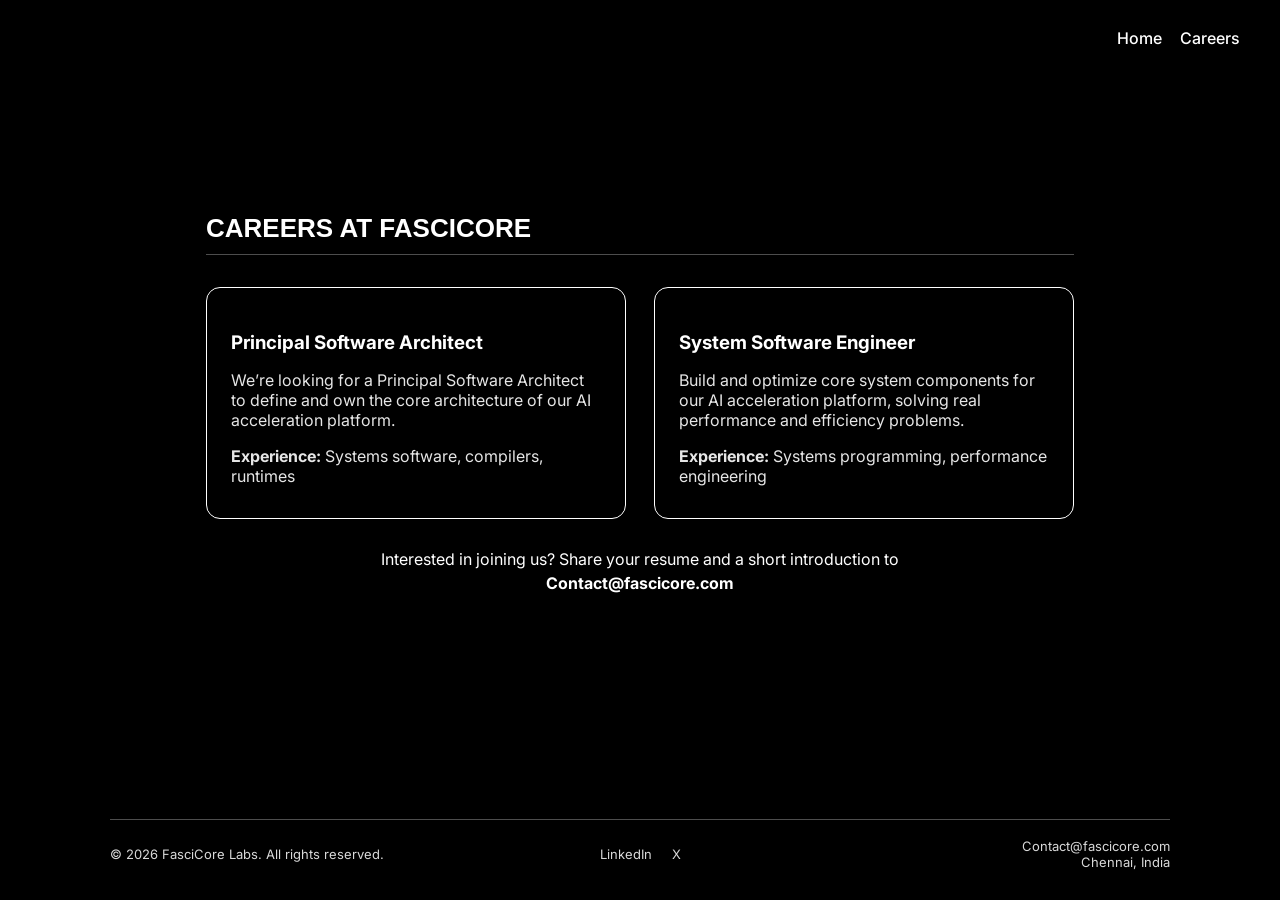
<file: careers.html>
<!DOCTYPE html>
<html lang="en">
<head>
  <meta charset="UTF-8" />
  <meta name="viewport" content="width=device-width, initial-scale=1.0" />
  <title>Careers | FasciCore</title>

  <!-- Fonts -->
  <link href="https://fonts.googleapis.com/css2?family=Inter:wght@400;500;600&family=Poppins:wght@400;500&family=Alfa+Slab+One&display=swap" rel="stylesheet">

  <link rel="stylesheet" href="css/style.css">
</head>
<script>
function toggleMenu() {
  document.getElementById('menu').classList.toggle('open');
}
</script>

<body>

<div class="page">

<!-- TOP NAV -->
<div class="top-nav">
  <!-- Desktop links -->
  <div class="nav-links">
    <a href="index.html">Home</a>
    <a href="careers.html">Careers</a>
  </div>

  <!-- Hamburger -->
  <div class="menu-btn">
    <span></span>
    <span></span>
    <span></span>
  </div>
</div>

<!-- Mobile Menu -->
<div class="mobile-menu" id="mobileMenu">
  <a href="index.html">Home</a>
  <a href="careers.html">Careers</a>
</div>



  <!-- MAIN -->
  <main class="careers">
    <h2 class="careers-title">CAREERS AT FASCICORE</h2>
    <div class="section-line"></div>

    <div class="jobs">
      <div class="job-card">
        <h3>Principal Software Architect</h3>
        <p>We’re looking for a Principal Software Architect to define and own the core architecture of our AI acceleration platform.</p>
        <p><strong>Experience:</strong> Systems software, compilers, runtimes</p>
      </div>

      <div class="job-card">
        <h3>System Software Engineer</h3>
        <p>Build and optimize core system components for our AI acceleration platform, solving real performance and efficiency problems.</p>
        <p><strong>Experience:</strong> Systems programming, performance engineering</p>
      </div>
    </div>

    <p class="apply-intro">
      Interested in joining us? Share your resume and a short introduction to<br>
      <strong>Contact@fascicore.com</strong>
    </p>
  </main>

  <!-- FOOTER -->
  <footer>
    <div class="footer-inner">
      <div class="footer-line"></div>

      <div class="footer-content">
        <div class="footer-left">© 2026 FasciCore Labs. All rights reserved.</div>

        <div class="footer-center">
          <a href="https://www.linkedin.com/company/fascicore/">LinkedIn</a>
            <a href=https://x.com/fascicore>X</a>
        </div>

        <div class="footer-right">
          Contact@fascicore.com<br>
          Chennai, India
        </div>
      </div>
    </div>
  </footer>

</div>

<!-- JS -->
<script>
  const menuBtn = document.querySelector('.menu-btn');
  const menu = document.getElementById('mobileMenu');

  menuBtn.addEventListener('click', () => {
    menu.classList.toggle('open');
  });
</script>


</body>
</html>
</file>
<file: css/style.css>
/* ---------- RESET ---------- */
* {
  box-sizing: border-box;
}

html, body {
  margin: 0;
  padding: 0;
}

/* ---------- GLOBAL ---------- */
body {
  background: #000;
  color: #fff;
  font-family: 'Inter', sans-serif;
  min-height: 100vh;
  overflow-x: hidden;
}

/* ---------- PAGE WRAPPER ---------- */
.page {
  min-height: 100vh;
  display: flex;
  flex-direction: column;
}

/* ---------- HEADER / NAV ---------- */
.top-nav {
  position: absolute;
  top: 28px;
  right: 32px;
  display: flex;
  align-items: center;
  gap: 16px;
  z-index: 100;
}

/* Links (fix purple forever) */
.top-nav a,
.top-nav a:visited,
.top-nav a:hover,
.top-nav a:active {
  color: #fff;
  text-decoration: none;
  font-weight: 500;
}

/* ---------- HAMBURGER ---------- */
.menu-btn {
  display: none;
  flex-direction: column;
  gap: 5px;
  cursor: pointer;
}

.menu-btn span {
  width: 22px;
  height: 2px;
  background: #fff;
  display: block;
}

/* Dropdown menu (mobile) */


.menu a {
  color: #fff;
  text-decoration: none;
}



/* ---------- HOME ---------- */
.home {
  max-width: 820px;
  margin: auto;
  padding: 120px 20px 60px;
}

.brand {
  font-family: 'Alfa Slab One', serif;
  font-size: 48px;          /* slightly smaller */
  font-weight: 400;         /* must stay 400 */
  line-height: 0.92;        /* tighter */
  letter-spacing: -0.8px;   /* 🔑 thins appearance */
  text-align: center;
  margin: 0;

  /* font rendering */
  -webkit-font-smoothing: antialiased;
  -moz-osx-font-smoothing: grayscale;
  text-rendering: optimizeLegibility;
}


.tagline {
  font-family: 'Poppins', sans-serif;
  margin-top: 4px;
  text-align: center;
  opacity: 0.85;
}

.content p {
  font-weight: 600;
  line-height: 1.6;
  margin-top: 35px;
}

/* ---------- CAREERS ---------- */
.careers {
  max-width: 1000px;
  margin: auto;
  padding: 120px 20px 60px;
}

.careers h2 {
  font-family: 'Telegraf', sans-serif;
  font-size: 26px;
  margin-bottom: 10px;
}

/* Section line */
.section-line {
  height: 1px;
  background: #fff;
  opacity: 0.3;
  width: 100%;
  margin-bottom: 32px;
}

/* Job cards */
.jobs {
  display: flex;
  gap: 28px;
  justify-content: center;
}

.job-card {
  border: 1px solid #fff;
  border-radius: 14px;
  padding: 24px;
  max-width: 420px;
}

.job-card h3 {
  margin-bottom: 12px;
}

.job-card p {
  margin-bottom: 8px;
  opacity: 0.9;
}

/* Apply text */
.apply-intro {
  text-align: center;
  max-width: 520px;
  margin: 28px auto 0;
  line-height: 1.5;
}

/* ---------- FOOTER ---------- */
footer {
  margin-top: auto;
  padding: 20px 0 30px;
}

.footer-inner {
  max-width: 1100px;
  margin: 0 auto;
  padding: 0 20px;
}

.footer-line {
  height: 1px;
  background: #fff;
  opacity: 0.3;
  margin-bottom: 18px;
}

.footer-content {
  display: grid;
  grid-template-columns: 1fr auto 1fr;
  align-items: center;
  font-size: 13px;
  opacity: 0.85;
}

.footer-left {
  text-align: left;
}

.footer-center {
  text-align: center;
}

.footer-center a {
  margin: 0 8px;
}

.footer-right {
  text-align: right;
}

footer a {
  color: inherit;
  text-decoration: none;
}

footer a:hover {
  text-decoration: underline;
}

/* ---------- MOBILE ---------- */
@media (max-width: 768px) {

  /* Hide desktop links */
  .top-nav a {
    display: none;
  }

  /* Show hamburger */
  .menu-btn {
    display: flex;
  }

  /* Page padding fix */
  .home,
  .careers {
    padding-top: 100px;
  }

  /* Jobs stack as rectangles */
  .jobs {
    flex-direction: column;
    align-items: center;
  }

  .job-card {
    width: 100%;
    max-width: 100%;
  }

  /* Footer stack */
  .footer-content {
    grid-template-columns: 1fr;
    gap: 10px;
    text-align: center;
  }

  .footer-left,
  .footer-right {
    text-align: center;
  }
}
/* ---------- NAV ---------- */
.top-nav {
  position: absolute;
  top: 28px;
  right: 40px;
  display: flex;
  align-items: center;
  gap: 24px;
  z-index: 1000;
}

/* Desktop links */
.nav-links {
  display: flex;
  gap: 18px;
}

.nav-links a {
  color: #fff;
  text-decoration: none;
  font-weight: 500;
}

.nav-links a:visited,
.nav-links a:hover,
.nav-links a:active {
  color: #fff;
}

/* Hamburger button */
.menu-btn {
  display: none;              /* HIDDEN ON DESKTOP */
  flex-direction: column;
  gap: 5px;
  cursor: pointer;
}

.menu-btn span {
  width: 22px;
  height: 2px;
  background: #fff;
  display: block;
}

/* Mobile dropdown menu */
.mobile-menu {
  display: none;
  position: absolute;
  top: 70px;
  right: 40px;
  background: #000;
  border: 1px solid #fff;
  padding: 12px 16px;
  flex-direction: column;
  gap: 12px;
}

.mobile-menu a {
  color: #fff;
  text-decoration: none;
  font-size: 15px;
}

/* ---------- MOBILE ONLY ---------- */
@media (max-width: 768px) {

  .nav-links {
    display: none; /* hide desktop links */
  }

  .menu-btn {
    display: flex; /* show hamburger */
    cursor: pointer;
  }

  .mobile-menu {
    display: none;
    flex-direction: column;
    position: absolute;
    top: 60px;
    right: 20px;
    background: #000;
    border: 1px solid #fff;
    padding: 14px 18px;
    gap: 12px;
    z-index: 1000;
  }

  .mobile-menu.open {
    display: flex; /* 🔑 THIS WAS MISSING */
  }

  .mobile-menu a {
    color: #fff;
    text-decoration: none;
    font-size: 14px;
  }
}
</file>
